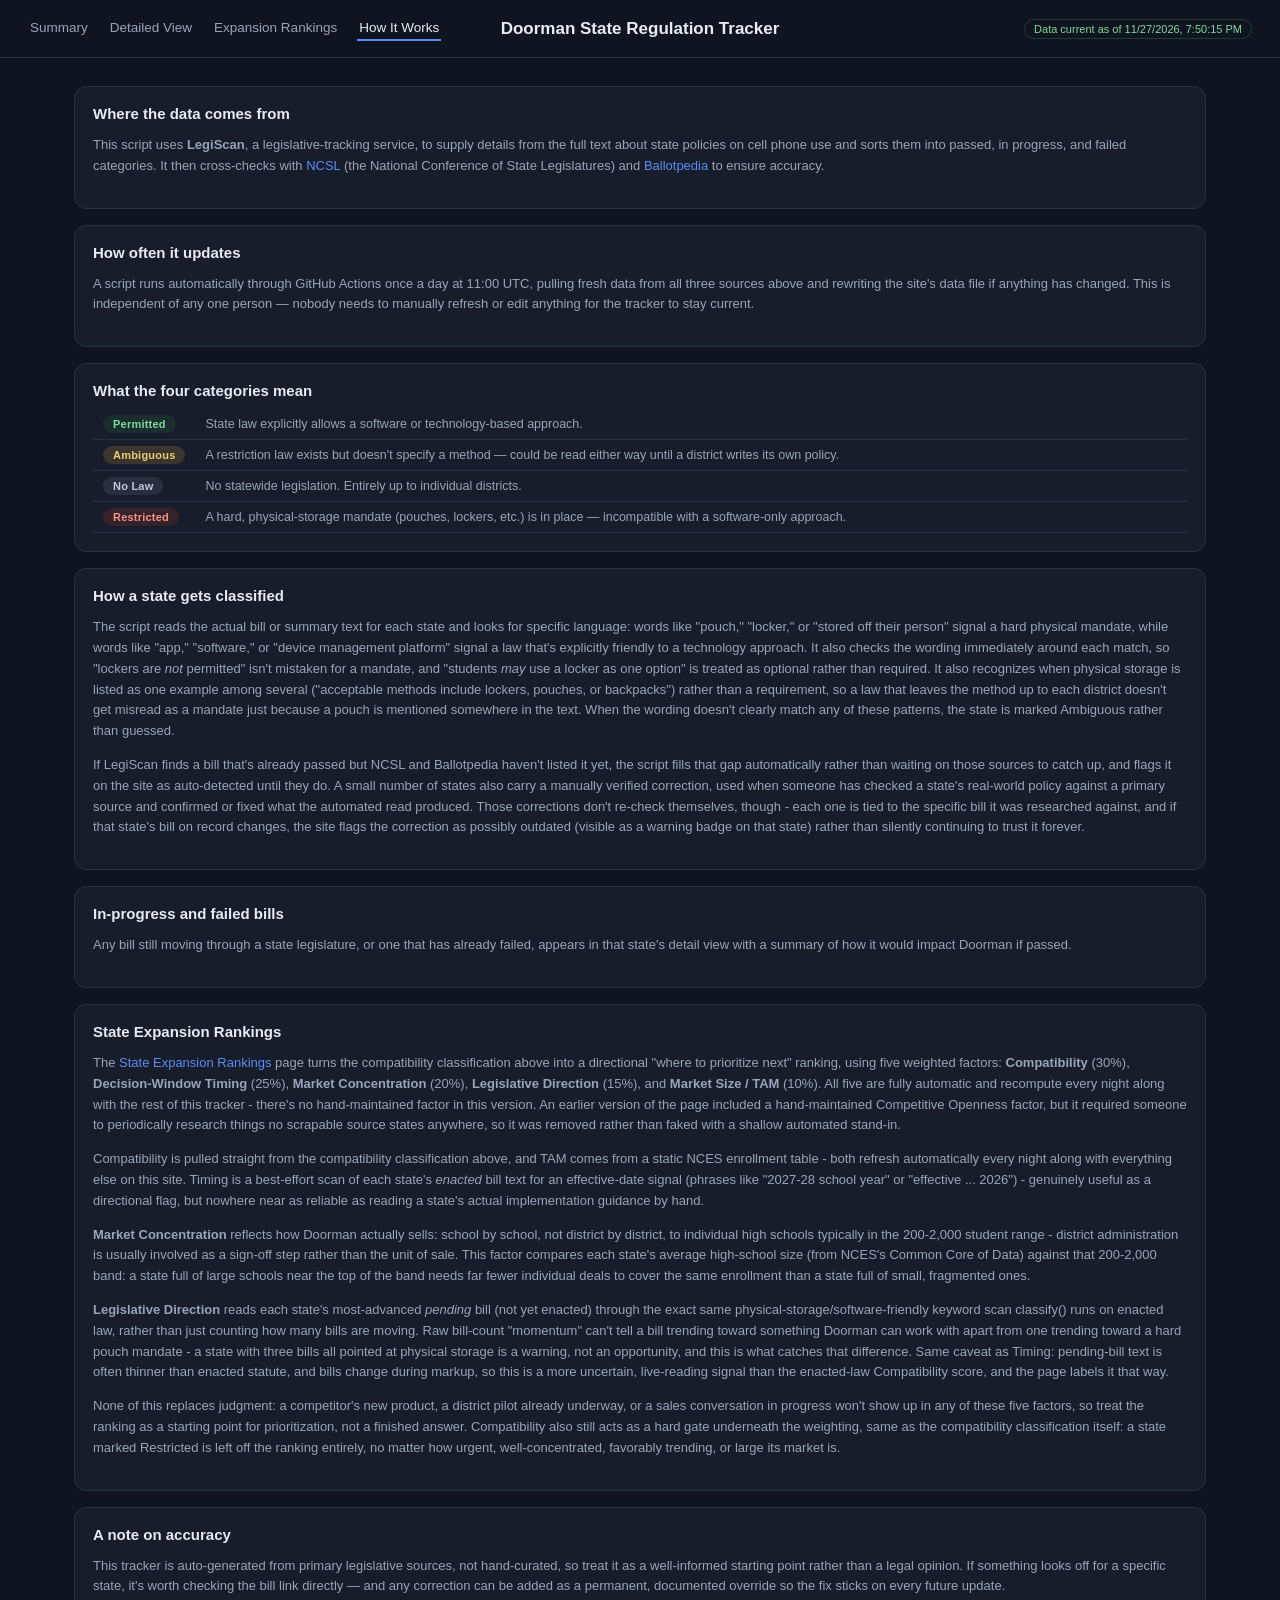
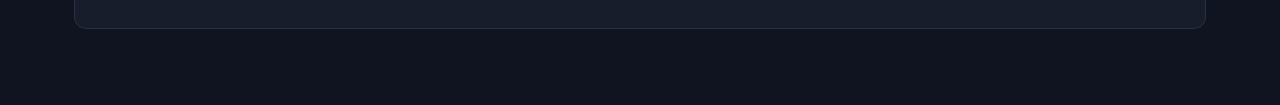
<file: how-it-works.html>
<!DOCTYPE html>
<html lang="en">
<head>
<meta charset="UTF-8">
<meta name="viewport" content="width=device-width, initial-scale=1.0">
<title>How It Works — Doorman State Regulation Tracker</title>
<link rel="stylesheet" href="style.css">
</head>
<body>

<header>
  <div class="header-side">
    <div class="navlinks">
      <a href="index.html">Summary</a>
      <a href="states.html">Detailed View</a>
      <a href="target-states.html">Expansion Rankings</a>
      <a href="how-it-works.html" class="active">How It Works</a>
    </div>
  </div>
  <div class="brand">Doorman State Regulation Tracker</div>
  <div class="header-side right">
    <span class="badge" id="lastUpdated">Loading...</span>
  </div>
</header>

<main>
  <section class="panel">
    <h2>Where the data comes from</h2>
    <p class="placeholder">
      This script uses <strong>LegiScan</strong>, a legislative-tracking service, to supply
      details from the full text about state policies on cell phone use and sorts them into
      passed, in progress, and failed categories. It then cross-checks with
      <a href="https://www.ncsl.org/education/enacted-state-legislation-cellphone-use-in-schools" target="_blank" rel="noopener">NCSL</a>
      (the National Conference of State Legislatures) and
      <a href="https://ballotpedia.org/State_policies_on_cellphone_use_in_K-12_public_schools" target="_blank" rel="noopener">Ballotpedia</a>
      to ensure accuracy.
    </p>
  </section>

  <section class="panel">
    <h2>How often it updates</h2>
    <p class="placeholder">
      A script runs automatically through GitHub Actions once a day at 11:00 UTC, pulling fresh
      data from all three sources above and rewriting the site's data file if anything has
      changed. This is independent of any one person — nobody needs to manually refresh or edit
      anything for the tracker to stay current.
    </p>
  </section>

  <section class="panel">
    <h2>What the four categories mean</h2>
    <table class="criteria-table">
      <tbody>
        <tr><td><span class="pill permitted">Permitted</span></td><td>State law explicitly allows a software or technology-based approach.</td></tr>
        <tr><td><span class="pill ambiguous">Ambiguous</span></td><td>A restriction law exists but doesn't specify a method — could be read either way until a district writes its own policy.</td></tr>
        <tr><td><span class="pill no-law">No Law</span></td><td>No statewide legislation. Entirely up to individual districts.</td></tr>
        <tr><td><span class="pill restricted">Restricted</span></td><td>A hard, physical-storage mandate (pouches, lockers, etc.) is in place — incompatible with a software-only approach.</td></tr>
      </tbody>
    </table>
  </section>

  <section class="panel">
    <h2>How a state gets classified</h2>
    <p class="placeholder">
      The script reads the actual bill or summary text for each state and looks for specific
      language: words like "pouch," "locker," or "stored off their person" signal a hard physical
      mandate, while words like "app," "software," or "device management platform" signal a law
      that's explicitly friendly to a technology approach. It also checks the wording immediately
      around each match, so "lockers are <em>not</em> permitted" isn't mistaken for a mandate, and
      "students <em>may</em> use a locker as one option" is treated as optional rather than
      required. It also recognizes when physical storage is listed as one example among several
      ("acceptable methods include lockers, pouches, or backpacks") rather than a requirement, so a
      law that leaves the method up to each district doesn't get misread as a mandate just because
      a pouch is mentioned somewhere in the text. When the wording doesn't clearly match any of
      these patterns, the state is marked Ambiguous rather than guessed.
    </p>
    <p class="placeholder">
      If LegiScan finds a bill that's already passed but NCSL and Ballotpedia haven't listed it
      yet, the script fills that gap automatically rather than waiting on those sources to catch
      up, and flags it on the site as auto-detected until they do. A small number of states also
      carry a manually verified correction, used when someone has checked a state's real-world
      policy against a primary source and confirmed or fixed what the automated read produced.
      Those corrections don't re-check themselves, though - each one is tied to the specific bill
      it was researched against, and if that state's bill on record changes, the site flags the
      correction as possibly outdated (visible as a warning badge on that state) rather than
      silently continuing to trust it forever.
    </p>
  </section>

  <section class="panel">
    <h2>In-progress and failed bills</h2>
    <p class="placeholder">
      Any bill still moving through a state legislature, or one that has already failed, appears
      in that state's detail view with a summary of how it would impact Doorman if passed.
    </p>
  </section>

  <section class="panel">
    <h2>State Expansion Rankings</h2>
    <p class="placeholder">
      The <a href="target-states.html">State Expansion Rankings</a> page turns the compatibility
      classification above into a directional "where to prioritize next" ranking, using five
      weighted factors: <strong>Compatibility</strong> (30%), <strong>Decision-Window Timing</strong>
      (25%), <strong>Market Concentration</strong> (20%), <strong>Legislative Direction</strong>
      (15%), and <strong>Market Size / TAM</strong> (10%). All five are fully automatic and
      recompute every night along with the rest of this tracker - there's no hand-maintained
      factor in this version. An earlier version of the page included a hand-maintained
      Competitive Openness factor, but it required someone to periodically research things no
      scrapable source states anywhere, so it was removed rather than faked with a shallow
      automated stand-in.
    </p>
    <p class="placeholder">
      Compatibility is pulled straight from the compatibility classification above, and TAM comes
      from a static NCES enrollment table - both refresh automatically every night along with
      everything else on this site. Timing is a best-effort scan of each state's <em>enacted</em>
      bill text for an effective-date signal (phrases like "2027-28 school year" or "effective ...
      2026") - genuinely useful as a directional flag, but nowhere near as reliable as reading a
      state's actual implementation guidance by hand.
    </p>
    <p class="placeholder">
      <strong>Market Concentration</strong> reflects how Doorman actually sells: school by school,
      not district by district, to individual high schools typically in the 200-2,000 student
      range - district administration is usually involved as a sign-off step rather than the unit
      of sale. This factor compares each state's average high-school size (from NCES's Common Core
      of Data) against that 200-2,000 band: a state full of large schools near the top of the band
      needs far fewer individual deals to cover the same enrollment than a state full of small,
      fragmented ones.
    </p>
    <p class="placeholder">
      <strong>Legislative Direction</strong> reads each state's most-advanced <em>pending</em> bill
      (not yet enacted) through the exact same physical-storage/software-friendly keyword scan
      classify() runs on enacted law, rather than just counting how many bills are moving. Raw
      bill-count "momentum" can't tell a bill trending toward something Doorman can work with
      apart from one trending toward a hard pouch mandate - a state with three bills all pointed
      at physical storage is a warning, not an opportunity, and this is what catches that
      difference. Same caveat as Timing: pending-bill text is often thinner than enacted statute,
      and bills change during markup, so this is a more uncertain, live-reading signal than the
      enacted-law Compatibility score, and the page labels it that way.
    </p>
    <p class="placeholder">
      None of this replaces judgment: a competitor's new product, a district pilot already
      underway, or a sales conversation in progress won't show up in any of these five factors, so
      treat the ranking as a starting point for prioritization, not a finished answer.
      Compatibility also still acts as a hard gate underneath the weighting, same as the
      compatibility classification itself: a state marked Restricted is left off the ranking
      entirely, no matter how urgent, well-concentrated, favorably trending, or large its market
      is.
    </p>
  </section>

  <section class="panel">
    <h2>A note on accuracy</h2>
    <p class="placeholder">
      This tracker is auto-generated from primary legislative sources, not hand-curated, so treat
      it as a well-informed starting point rather than a legal opinion. If something looks off for
      a specific state, it's worth checking the bill link directly — and any correction can be
      added as a permanent, documented override so the fix sticks on every future update.
    </p>
  </section>
</main>

<script src="shared.js"></script>
<script>
(async function init() {
  await initData();
})();
</script>
</body>
</html>
</file>
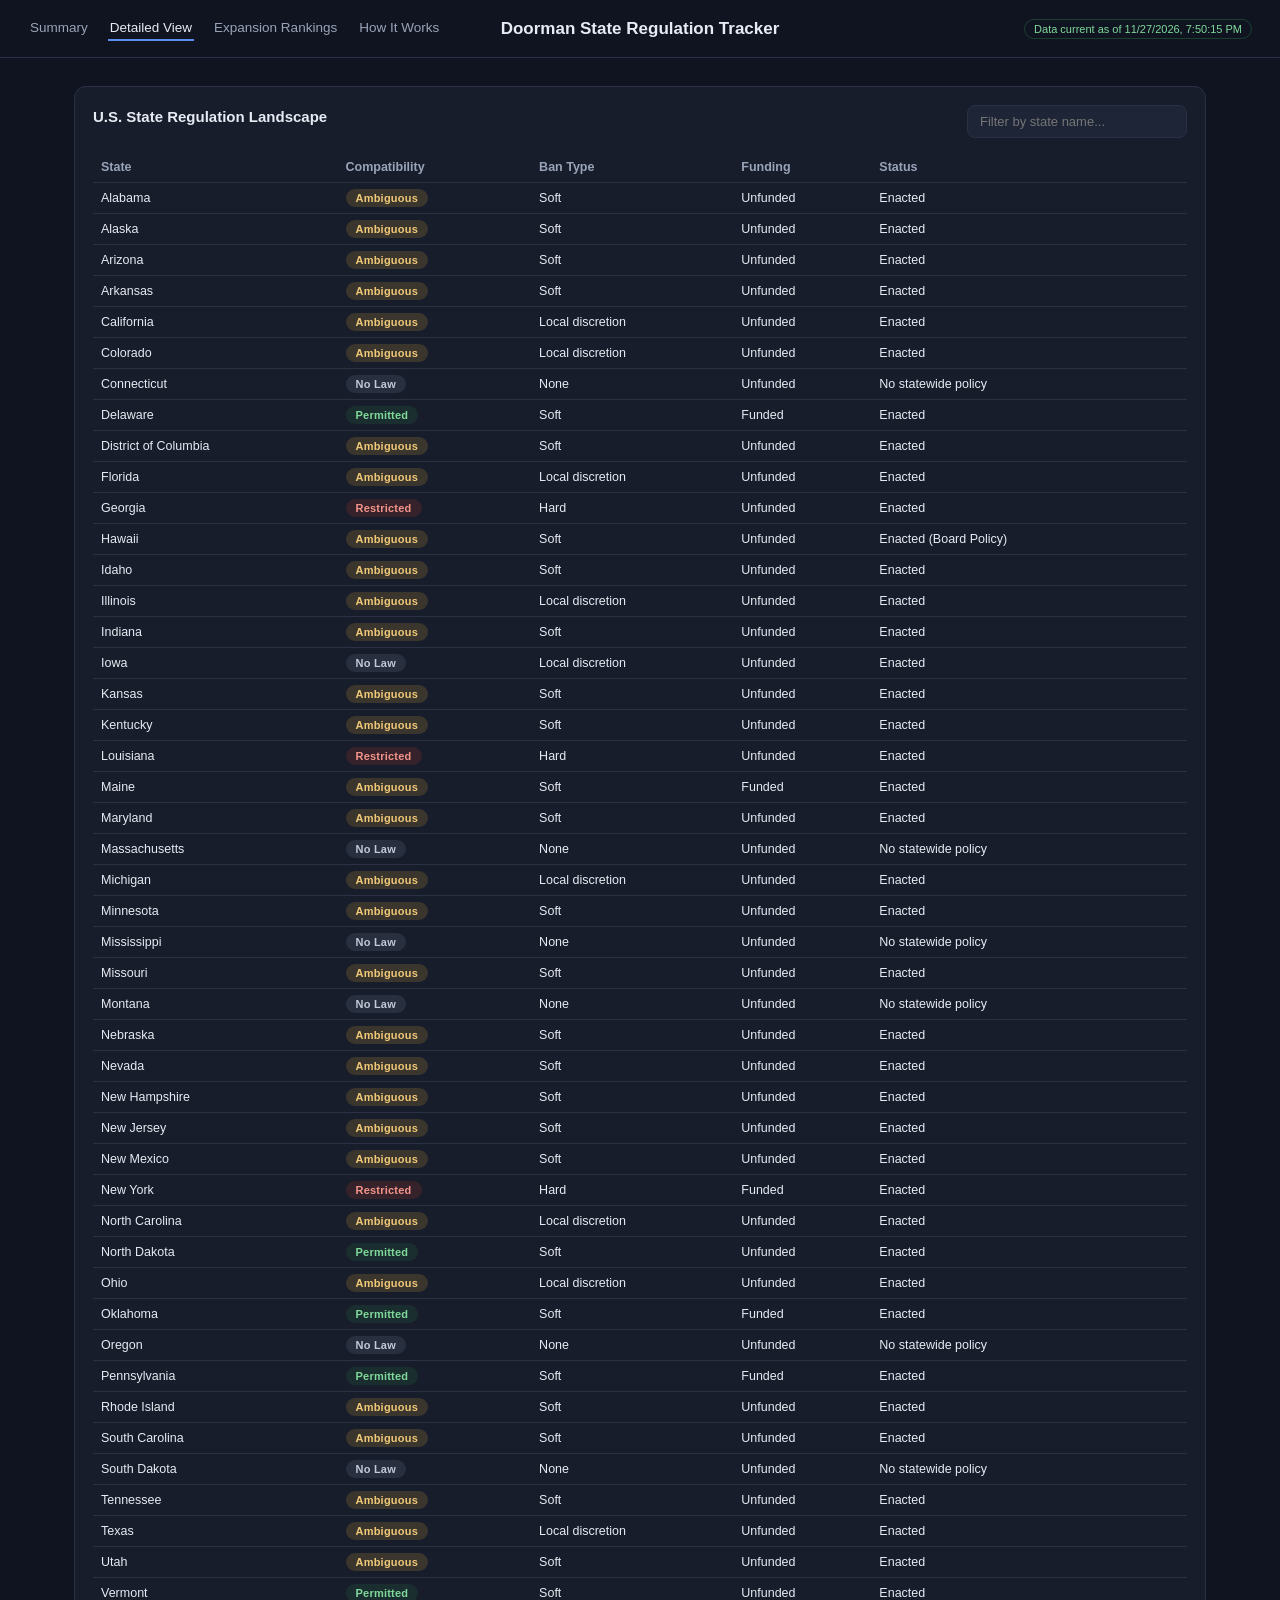
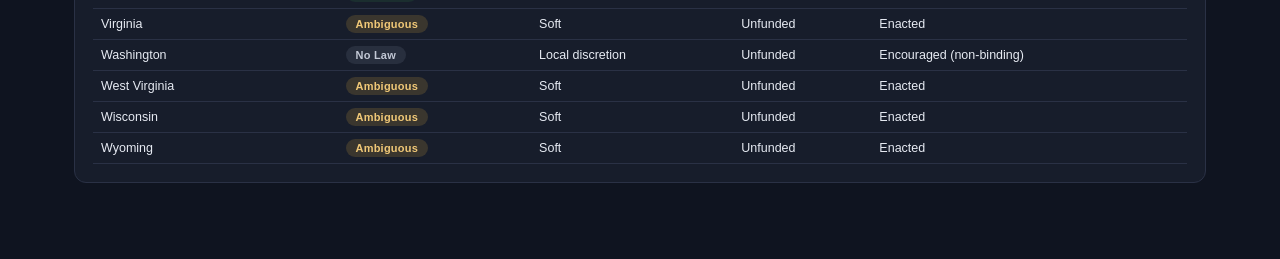
<file: states.html>
<!DOCTYPE html>
<html lang="en">
<head>
<meta charset="UTF-8">
<meta name="viewport" content="width=device-width, initial-scale=1.0">
<title>State-by-State Data — Doorman State Regulation Tracker</title>
<link rel="stylesheet" href="style.css">
</head>
<body>

<header>
  <div class="header-side">
    <div class="navlinks">
      <a href="index.html">Summary</a>
      <a href="states.html" class="active">Detailed View</a>
      <a href="target-states.html">Expansion Rankings</a>
      <a href="how-it-works.html">How It Works</a>
    </div>
  </div>
  <div class="brand">Doorman State Regulation Tracker</div>
  <div class="header-side right">
    <span class="badge" id="lastUpdated">Loading...</span>
  </div>
</header>

<main>
  <section class="panel">
    <div class="heading-row">
      <h2>U.S. State Regulation Landscape</h2>
      <input type="text" id="tableFilter" placeholder="Filter by state name...">
    </div>
    <table id="dataTable">
      <thead>
        <tr>
          <th data-key="State">State</th>
          <th data-key="DoormanCompatibility">Compatibility</th>
          <th data-key="BanType">Ban Type</th>
          <th data-key="Funding">Funding</th>
          <th data-key="LegislationStatus">Status</th>
        </tr>
      </thead>
      <tbody></tbody>
    </table>
  </section>
</main>

<script src="shared.js"></script>
<script>
let sortAsc = {};

function renderTable(filterText) {
  const tbody = document.querySelector('#dataTable tbody');
  tbody.innerHTML = '';
  const f = (filterText || '').toLowerCase();
  DATA.slice()
    .sort((a, b) => a.State.localeCompare(b.State))
    .filter(d => !f || d.State.toLowerCase().includes(f))
    .forEach(d => {
      const tr = document.createElement('tr');
      tr.style.cursor = 'pointer';
      tr.innerHTML = `<td>${d.State}</td><td><span class="pill ${pillClass(d.DoormanCompatibility)}">${d.DoormanCompatibility || ''}</span></td><td>${d.BanType || ''}</td><td>${d.Funding || ''}</td><td>${d.LegislationStatus || ''}</td>`;
      tr.addEventListener('click', () => openModal(d.State));
      tbody.appendChild(tr);
    });
}

document.querySelectorAll('#dataTable th').forEach(th => {
  th.addEventListener('click', () => {
    const key = th.dataset.key;
    sortAsc[key] = !sortAsc[key];
    DATA.sort((a, b) => {
      const av = a[key] || '', bv = b[key] || '';
      return sortAsc[key] ? av.localeCompare(bv) : bv.localeCompare(av);
    });
    renderTable(document.getElementById('tableFilter').value);
  });
});

document.getElementById('tableFilter').addEventListener('input', (e) => renderTable(e.target.value));

(async function init() {
  await initData();
  renderTable('');
})();
</script>
</body>
</html>
</file>
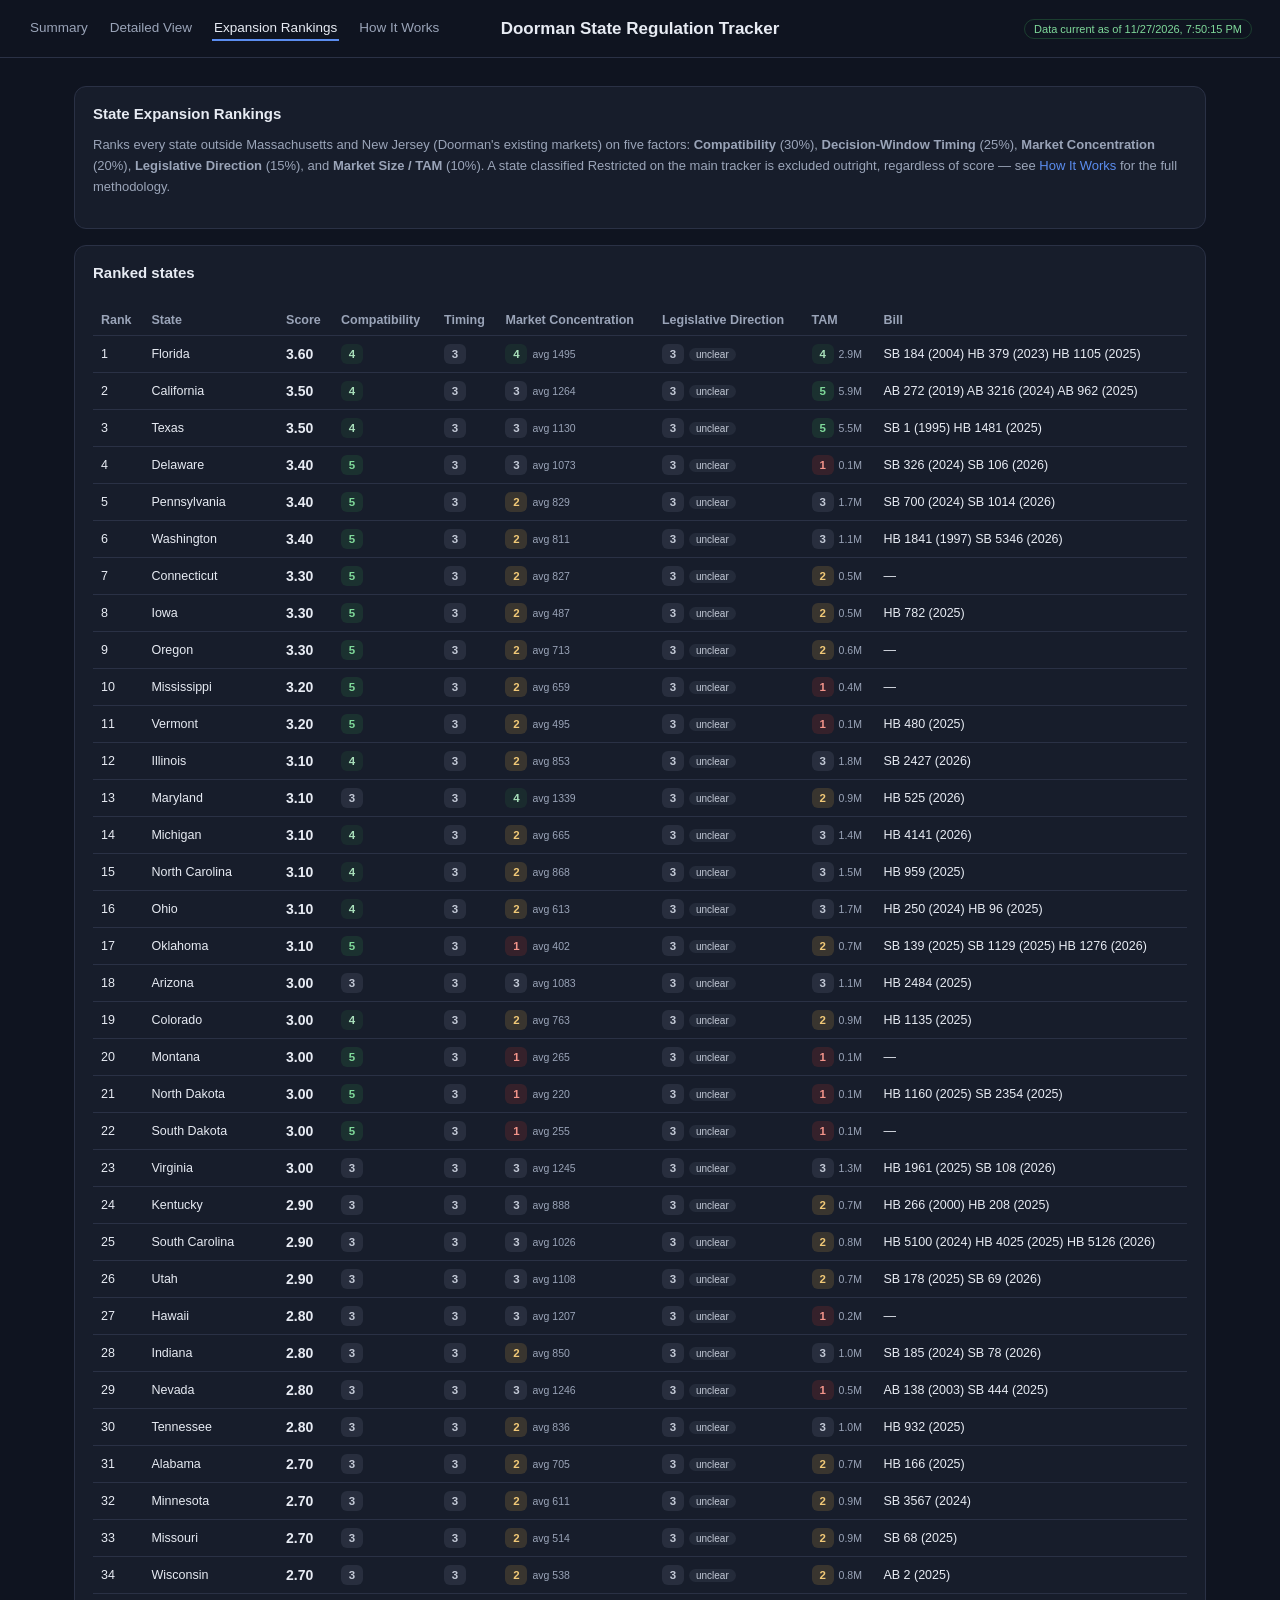
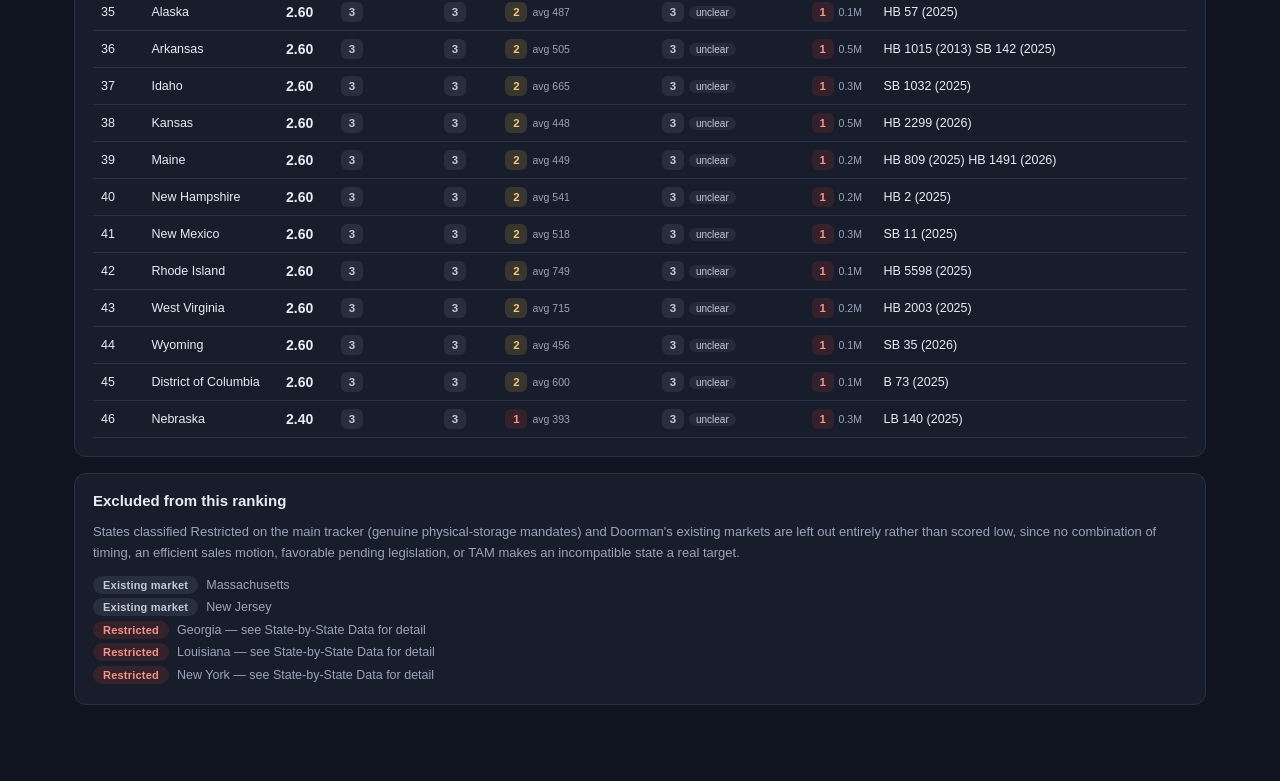
<file: target-states.html>
<!DOCTYPE html>
<html lang="en">
<head>
<meta charset="UTF-8">
<meta name="viewport" content="width=device-width, initial-scale=1.0">
<title>State Expansion Rankings — Doorman State Regulation Tracker</title>
<link rel="stylesheet" href="style.css">
</head>
<body>

<header>
  <div class="header-side">
    <div class="navlinks">
      <a href="index.html">Summary</a>
      <a href="states.html">Detailed View</a>
      <a href="target-states.html" class="active">Expansion Rankings</a>
      <a href="how-it-works.html">How It Works</a>
    </div>
  </div>
  <div class="brand">Doorman State Regulation Tracker</div>
  <div class="header-side right">
    <span class="badge" id="lastUpdated">Loading...</span>
  </div>
</header>

<main>
  <section class="panel">
    <h2>State Expansion Rankings</h2>
    <p class="placeholder">
      Ranks every state outside Massachusetts and New Jersey (Doorman's existing markets) on five
      factors: <strong>Compatibility</strong> (30%), <strong>Decision-Window Timing</strong> (25%),
      <strong>Market Concentration</strong> (20%), <strong>Legislative Direction</strong>
      (15%), and <strong>Market Size / TAM</strong> (10%). A state classified Restricted on the
      main tracker is excluded outright, regardless of score — see
      <a href="how-it-works.html">How It Works</a> for the full methodology.
    </p>
  </section>

  <section class="panel">
    <div class="heading-row">
      <h2>Ranked states</h2>
    </div>
    <table id="targetTable">
      <thead>
        <tr>
          <th>Rank</th>
          <th>State</th>
          <th>Score</th>
          <th>Compatibility</th>
          <th>Timing</th>
          <th>Market Concentration</th>
          <th>Legislative Direction</th>
          <th>TAM</th>
          <th>Bill</th>
        </tr>
      </thead>
      <tbody id="targetTableBody"></tbody>
    </table>
  </section>

  <section class="panel">
    <h2>Excluded from this ranking</h2>
    <p class="placeholder" style="margin-bottom:10px">
      States classified Restricted on the main tracker (genuine physical-storage mandates) and
      Doorman's existing markets are left out entirely rather than scored low, since no
      combination of timing, an efficient sales motion, favorable pending legislation, or TAM
      makes an incompatible state a real target.
    </p>
    <div class="excluded-list" id="excludedList"></div>
  </section>
</main>

<script src="shared.js"></script>
<script>
function scoreChip(score) {
  const s = Math.round(score);
  return `<span class="score-chip s${s}">${score}</span>`;
}

function directionTag(dir) {
  if (!dir) return "";
  let cls = "flat";
  if (dir.score >= 4) cls = "up";
  else if (dir.score <= 2) cls = "down";
  return `<span class="direction-tag ${cls}" title="${(dir.label || "").replace(/"/g, "&quot;")}${dir.pendingBill ? " (bill: " + dir.pendingBill + ")" : ""}">${dir.pendingBill ? dir.pendingBill : (dir.score >= 4 ? "leans open" : dir.score <= 2 ? "leans restrictive" : "unclear")}</span>`;
}

function renderTargetTable() {
  const tbody = document.getElementById("targetTableBody");
  tbody.innerHTML = "";
  TARGET_STATES.forEach((r) => {
    const tr = document.createElement("tr");
    tr.style.cursor = "pointer";
    tr.innerHTML = `
      <td>${r.Rank}</td>
      <td>${r.State}</td>
      <td><span class="weighted-score">${r.WeightedScore.toFixed(2)}</span></td>
      <td>${scoreChip(r.Feasibility.score)}</td>
      <td>${scoreChip(r.Timing.score)}${r.Timing.detectedYear ? `<span class="muted" style="font-size:10.5px;margin-left:5px">(~${r.Timing.detectedYear})</span>` : ""}</td>
      <td>${scoreChip(r.GoToMarket.score)}<span class="muted" style="font-size:10.5px;margin-left:5px">${r.GoToMarket.avgHighSchoolSize ? "avg " + r.GoToMarket.avgHighSchoolSize : "—"}</span></td>
      <td>${scoreChip(r.LegislativeDirection.score)}${directionTag(r.LegislativeDirection)}</td>
      <td>${scoreChip(r.TAM.score)}<span class="muted" style="font-size:10.5px;margin-left:5px">${r.TAM.enrollment ? (r.TAM.enrollment/1e6).toFixed(1)+"M" : "—"}</span></td>
      <td>${r.BillNumbers || "—"}</td>
    `;
    tr.addEventListener("click", () => openTargetModal(r.State));
    tbody.appendChild(tr);
  });
}

function renderExcludedList() {
  const el = document.getElementById("excludedList");
  const existing = (TARGET_META.excludedExisting || []);
  const restricted = DATA.filter((d) => d.DoormanCompatibility === "Restricted").map((d) => d.State);
  let html = "";
  existing.forEach((s) => {
    html += `<div><span class="pill no-law">Existing market</span>${s}</div>`;
  });
  restricted.forEach((s) => {
    html += `<div><span class="pill restricted">Restricted</span>${s} <span class="muted">— see State-by-State Data for detail</span></div>`;
  });
  el.innerHTML = html || `<span class="muted">None currently.</span>`;
}

function openTargetModal(stateName) {
  const r = TARGET_STATES.find((x) => x.State === stateName);
  if (!r) return;
  ensureModalMarkup();
  document.getElementById("modalBody").innerHTML = `
    <div class="detail-header">
      <h3>${r.State}</h3>
      <span class="weighted-score">${r.WeightedScore.toFixed(2)}</span>
    </div>

    <div class="field"><div class="k">Compatibility (30% weight)</div>
      <div class="v">${scoreChip(r.Feasibility.score)} <span class="pill ${pillClass(r.DoormanCompatibility)}">${r.DoormanCompatibility}</span> · ${r.BanType || "—"}</div>
    </div>

    <div class="field"><div class="k">Timing / decision window (25% weight, best-effort)</div>
      <div class="v">${scoreChip(r.Timing.score)} ${r.Timing.confidence === "detected" ? `Detected a ~${r.Timing.detectedYear} effective-date signal in the enacted bill text.` : "No confident effective-date signal found - defaulted to a neutral score."}</div>
    </div>

    <div class="field"><div class="k">Market Concentration (20% weight)</div>
      <div class="v">${scoreChip(r.GoToMarket.score)} Average high school size: ${r.GoToMarket.avgHighSchoolSize ? r.GoToMarket.avgHighSchoolSize.toLocaleString() + " students across " + (r.GoToMarket.highSchoolCount || "—") + " schools" : "no data on file"} (NCES SY2022-23). Doorman's ICP is 200-2,000 students per high school, sold school by school — closer to 2,000 means fewer deals needed to cover the same enrollment.</div>
    </div>

    <div class="field"><div class="k">Legislative Direction (15% weight, best-effort)</div>
      <div class="v">${scoreChip(r.LegislativeDirection.score)} ${r.LegislativeDirection.label}${r.LegislativeDirection.pendingBill ? ` (reading ${r.LegislativeDirection.pendingBill})` : ""}</div>
    </div>

    <div class="field"><div class="k">Market size / TAM (10% weight)</div>
      <div class="v">${scoreChip(r.TAM.score)} ${r.TAM.enrollment ? r.TAM.enrollment.toLocaleString() + " K-12 students (NCES)" : "No enrollment figure on file"}</div>
    </div>

    <div class="field"><div class="k">Bill(s)</div><div class="v">${r.BillNumbers || "—"}</div></div>
  `;
  document.getElementById("modalOverlay").classList.add("open");
  document.body.style.overflow = "hidden";
}

(async function init() {
  await initData();
  renderTargetTable();
  renderExcludedList();
})();
</script>
</body>
</html>
</file>
<file: style.css>
:root{
  --permitted:#2e7d46; --ambiguous:#d9a441; --nolaw:#5b6478; --restricted:#c0392b;
  --bg:#0f1420; --panel:#171d2b; --panel2:#1e2536; --border:#2a3145;
  --text:#e7ebf3; --muted:#9aa4b8; --accent:#5b8def;
}
*{box-sizing:border-box}
body{margin:0;font-family:-apple-system,BlinkMacSystemFont,"Segoe UI",Roboto,Arial,sans-serif;background:var(--bg);color:var(--text)}

header{padding:16px 28px;border-bottom:1px solid var(--border);display:grid;grid-template-columns:minmax(0,1fr) auto minmax(0,1fr);align-items:center;gap:12px}
.header-side{display:flex;align-items:center;min-width:0}
.header-side.right{justify-content:flex-end}
.brand{font-size:17px;font-weight:650;text-align:center;white-space:nowrap}
.navlinks{display:flex;flex-wrap:nowrap;gap:18px;min-width:0}
.navlinks a{color:var(--muted);text-decoration:none;font-size:13.5px;padding:4px 2px;border-bottom:2px solid transparent;white-space:nowrap}
.navlinks a.active{color:var(--text);border-color:var(--accent)}
.navlinks a:hover{color:var(--text)}
.badge{font-size:11px;padding:3px 9px;border-radius:20px;border:1px solid var(--border);color:var(--muted)}
.badge.live{color:#7fd99a;border-color:rgba(46,125,70,.4)}
@media (max-width:760px){
  header{grid-template-columns:1fr;text-align:center}
  .header-side.right{justify-content:center}
  .navlinks{flex-wrap:wrap;justify-content:center;gap:8px 16px}
}

main{max-width:1180px;margin:0 auto;padding:28px 24px 60px}

/* page-grid pairs the main column against the sidebar. align-items:center
   vertically centers the (shorter) sidebar alongside the (taller) map
   instead of pinning it awkwardly to the top of the row. */
.page-grid{display:grid;grid-template-columns:1fr 260px;gap:28px;align-items:center}
@media (max-width:900px){.page-grid{grid-template-columns:1fr}}
.main-col{min-width:0}
.map-section{display:flex;flex-direction:column;align-items:center;text-align:center;margin-bottom:8px}
.controls{display:flex;gap:10px;flex-wrap:wrap;margin-bottom:14px;align-items:center;justify-content:center}
.search-wrap{position:relative;width:260px}
.snapshot-sidebar{background:var(--panel);border:1px solid var(--border);border-radius:12px;padding:18px}
.snapshot-sidebar h2{font-size:15px;margin:0 0 12px 0}
.snapshot-sidebar .field{margin-bottom:14px}
.snapshot-sidebar .field:last-child{margin-bottom:0}
.snapshot-sidebar .k{display:flex;align-items:center;gap:7px;font-size:12.5px;font-weight:600;text-transform:none;letter-spacing:0;color:var(--text);margin-bottom:2px}
.snapshot-sidebar .v{color:var(--muted);font-size:12px;padding-left:18px}
input[type=text]{background:var(--panel2);border:1px solid var(--border);color:var(--text);padding:8px 12px;border-radius:8px;font-size:13px;width:100%}
.search-results{display:none;position:absolute;top:calc(100% + 4px);left:0;right:0;background:var(--panel);border:1px solid var(--border);border-radius:8px;overflow:hidden;z-index:20;text-align:left;max-height:260px;overflow-y:auto}
.search-result{padding:8px 12px;font-size:13px;display:flex;justify-content:space-between;align-items:center;cursor:pointer}
.search-result:hover{background:var(--panel2)}

.legend{display:flex;gap:16px;flex-wrap:wrap;justify-content:center;margin:6px 0 20px 0;font-size:12px;color:var(--muted)}
.legend-item{display:inline-flex;align-items:center;gap:6px;cursor:pointer;padding:3px 6px;border-radius:6px}
.legend-item:hover{background:var(--panel2);color:var(--text)}
.dot{width:11px;height:11px;border-radius:3px;display:inline-block}
#map{width:100%;max-width:820px;height:auto}
path.state{stroke:var(--bg);stroke-width:1px;cursor:pointer;transition:opacity .1s}
path.state:hover{opacity:.85}

.panel{background:var(--panel);border:1px solid var(--border);border-radius:12px;padding:18px;margin-bottom:16px}
.panel h2{font-size:15px;margin:0 0 10px 0}
.placeholder{color:var(--muted);font-size:13px;line-height:1.6}
.placeholder a{color:var(--accent);text-decoration:none}
.placeholder a:hover{text-decoration:underline}

.criteria-table{width:100%;border-collapse:collapse;margin-top:6px;font-size:12.5px}
.criteria-table td{padding:8px 10px;border-top:1px solid var(--border);vertical-align:top;color:var(--muted)}
.criteria-table tr:first-child td{border-top:none}
.criteria-table td:first-child{white-space:nowrap;width:1%}

.empty-state{color:var(--muted);font-size:13px;line-height:1.6;background:var(--panel);border:1px dashed var(--border);border-radius:12px;padding:20px;text-align:center;margin-top:8px}

.heading-row{display:flex;align-items:center;justify-content:space-between;margin-bottom:14px;flex-wrap:wrap;gap:10px}
.heading-row input{width:220px}

table{width:100%;border-collapse:collapse;font-size:12.5px}
th{text-align:left;color:var(--muted);font-weight:600;padding:8px;border-bottom:1px solid var(--border);cursor:pointer;position:sticky;top:0;background:var(--panel)}
td{padding:8px;border-bottom:1px solid var(--border)}
tr:hover td{background:var(--panel2)}

.pill{font-size:11px;padding:3px 10px;border-radius:20px;font-weight:600;letter-spacing:.02em;white-space:nowrap}
.pill.permitted{background:rgba(46,125,70,.18);color:#7fd99a}
.pill.ambiguous{background:rgba(217,164,65,.18);color:#f0c877}
.pill.no-law{background:rgba(91,100,120,.25);color:#c3c9d6}
.pill.restricted{background:rgba(192,57,43,.18);color:#f3948a}

/* hover tooltip (map + legend) */
.state-tooltip{position:fixed;display:none;z-index:50;background:var(--panel);border:1px solid var(--border);border-radius:10px;padding:12px 14px;max-width:260px;font-size:12.5px;box-shadow:0 8px 24px rgba(0,0,0,.4);pointer-events:none}
.state-tooltip .tt-name{font-weight:650;font-size:14px;margin-bottom:4px}
.state-tooltip .tt-desc{color:var(--muted);margin-top:6px;line-height:1.5}
.state-tooltip .tt-more{color:var(--accent);margin-top:8px;font-size:11.5px}

/* modal (full detail) */
.modal-overlay{display:none;position:fixed;inset:0;background:rgba(5,7,12,.7);z-index:100;align-items:center;justify-content:center;padding:20px}
.modal-overlay.open{display:flex}
.modal{background:var(--panel);border:1px solid var(--border);border-radius:14px;padding:26px;max-width:560px;width:100%;max-height:85vh;overflow-y:auto;position:relative}
.modal-close{position:absolute;top:14px;right:16px;background:none;border:none;color:var(--muted);font-size:22px;cursor:pointer;line-height:1}
.modal-close:hover{color:var(--text)}
.detail-header{display:flex;justify-content:space-between;align-items:flex-start;margin-bottom:10px;padding-right:24px}
.detail-header h3{margin:0;font-size:19px}
.verified-badge{display:inline-block;font-size:11px;color:#7fd99a;background:rgba(46,125,70,.12);border:1px solid rgba(46,125,70,.3);border-radius:20px;padding:3px 10px;margin-bottom:12px;cursor:help}
.gapfill-badge{display:inline-block;font-size:11px;color:#f0c877;background:rgba(217,164,65,.12);border:1px solid rgba(217,164,65,.3);border-radius:20px;padding:3px 10px;margin-bottom:12px;margin-left:6px;cursor:help}
.review-badge{display:inline-block;font-size:11px;color:#f3948a;background:rgba(192,57,43,.12);border:1px solid rgba(192,57,43,.3);border-radius:20px;padding:3px 10px;margin-bottom:12px;margin-left:6px;cursor:help}
.field{margin-bottom:10px;font-size:13px}
.field .k{color:var(--muted);font-size:11px;text-transform:uppercase;letter-spacing:.04em;margin-bottom:2px}
.field .v{line-height:1.5}
.field .v a{color:var(--accent)}
.muted{color:var(--muted)}
.details-text{font-size:12.5px;color:var(--muted);line-height:1.6;max-height:180px;overflow-y:auto;background:var(--panel2);border-radius:8px;padding:10px;margin-top:6px;white-space:pre-line}
.section-label{font-size:11px;text-transform:uppercase;letter-spacing:.04em;color:var(--muted);margin:14px 0 6px 0}
.bill-card{background:var(--panel2);border:1px solid var(--border);border-radius:8px;padding:9px 11px;margin-bottom:7px;font-size:12.5px}
.bill-card .row1{display:flex;justify-content:space-between;gap:8px;margin-bottom:3px}
.bill-card .num{font-weight:650}
.bill-card .status{font-size:10.5px;padding:2px 8px;border-radius:20px;white-space:nowrap}
.bill-card .status.inprogress{background:rgba(91,141,239,.18);color:#9db8f5}
.bill-card .status.failed{background:rgba(154,164,184,.18);color:#c3c9d6}
.bill-card .title{color:var(--muted);margin-bottom:4px;line-height:1.4}
.bill-card .implication{color:var(--text);line-height:1.4}
.bill-link{font-size:11.5px;color:var(--accent);text-decoration:none;display:inline-block;margin-top:4px}

/* target states page */
.callout{background:var(--panel2);border:1px solid var(--border);border-left:3px solid var(--accent);border-radius:8px;padding:12px 14px;font-size:12.5px;color:var(--muted);line-height:1.6;margin-bottom:14px}
.callout strong{color:var(--text)}
.factor-head{display:flex;align-items:center;gap:5px}
.factor-tag{font-size:9px;text-transform:uppercase;letter-spacing:.03em;padding:1px 6px;border-radius:20px;font-weight:600}
.factor-tag.auto{background:rgba(91,141,239,.16);color:#9db8f5}
.factor-tag.manual{background:rgba(217,164,65,.16);color:#f0c877}
.score-chip{display:inline-flex;align-items:center;justify-content:center;min-width:22px;height:20px;padding:0 6px;border-radius:6px;font-size:11.5px;font-weight:650}
.score-chip.s1{background:rgba(192,57,43,.18);color:#f3948a}
.score-chip.s2{background:rgba(217,164,65,.18);color:#f0c877}
.score-chip.s3{background:rgba(91,100,120,.25);color:#c3c9d6}
.score-chip.s4{background:rgba(46,125,70,.15);color:#a9e0bb}
.score-chip.s5{background:rgba(46,125,70,.22);color:#7fd99a}
.weighted-score{font-size:14px;font-weight:700}
.excluded-list{font-size:12.5px;color:var(--muted);line-height:1.8}
.excluded-list .pill{margin-right:8px}
.stale-inline{font-size:10.5px;color:#f3948a;margin-left:5px;cursor:help}
.direction-tag{font-size:10px;padding:1px 7px;border-radius:20px;margin-left:5px;white-space:nowrap}
.direction-tag.up{background:rgba(46,125,70,.16);color:#7fd99a}
.direction-tag.down{background:rgba(192,57,43,.16);color:#f3948a}
.direction-tag.flat{background:rgba(91,100,120,.2);color:#c3c9d6}

code{background:var(--panel2);padding:1px 5px;border-radius:4px;font-size:11px}
::-webkit-scrollbar{width:8px}::-webkit-scrollbar-thumb{background:var(--border);border-radius:8px}
</file>
